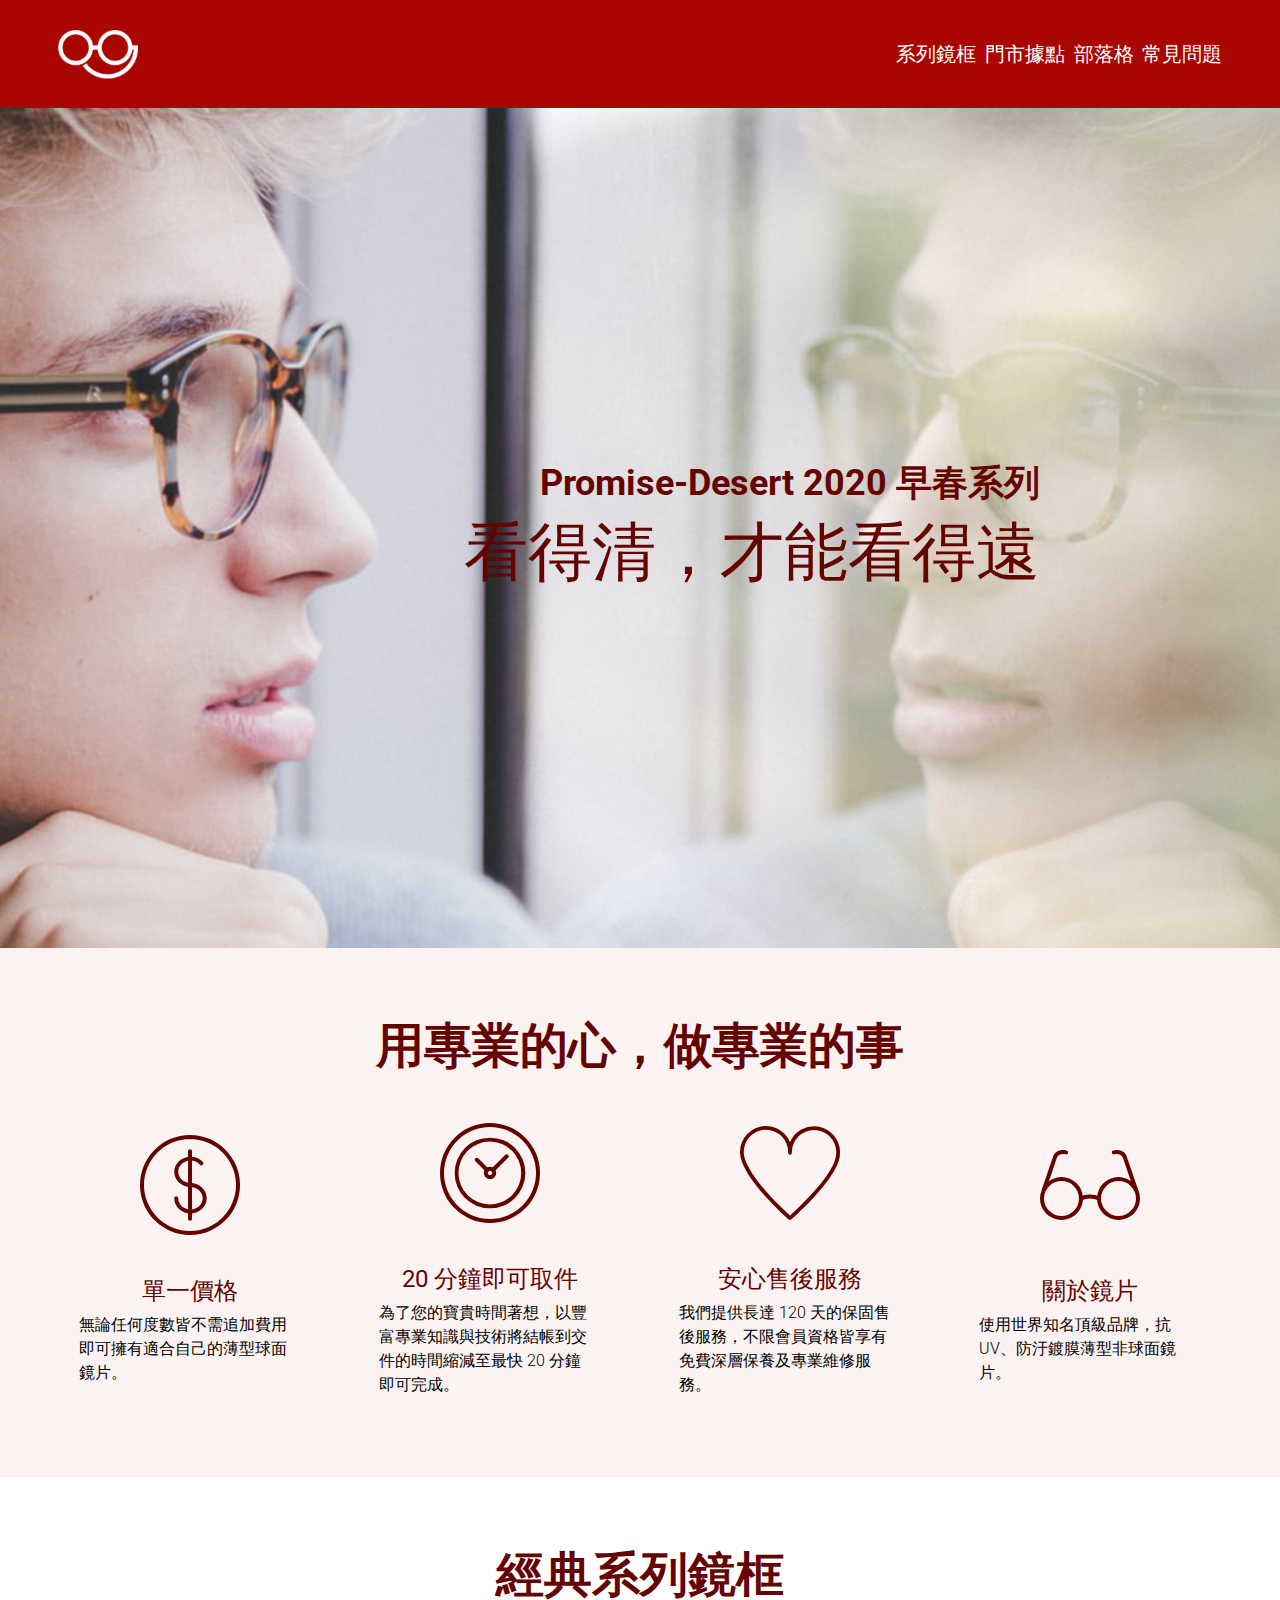
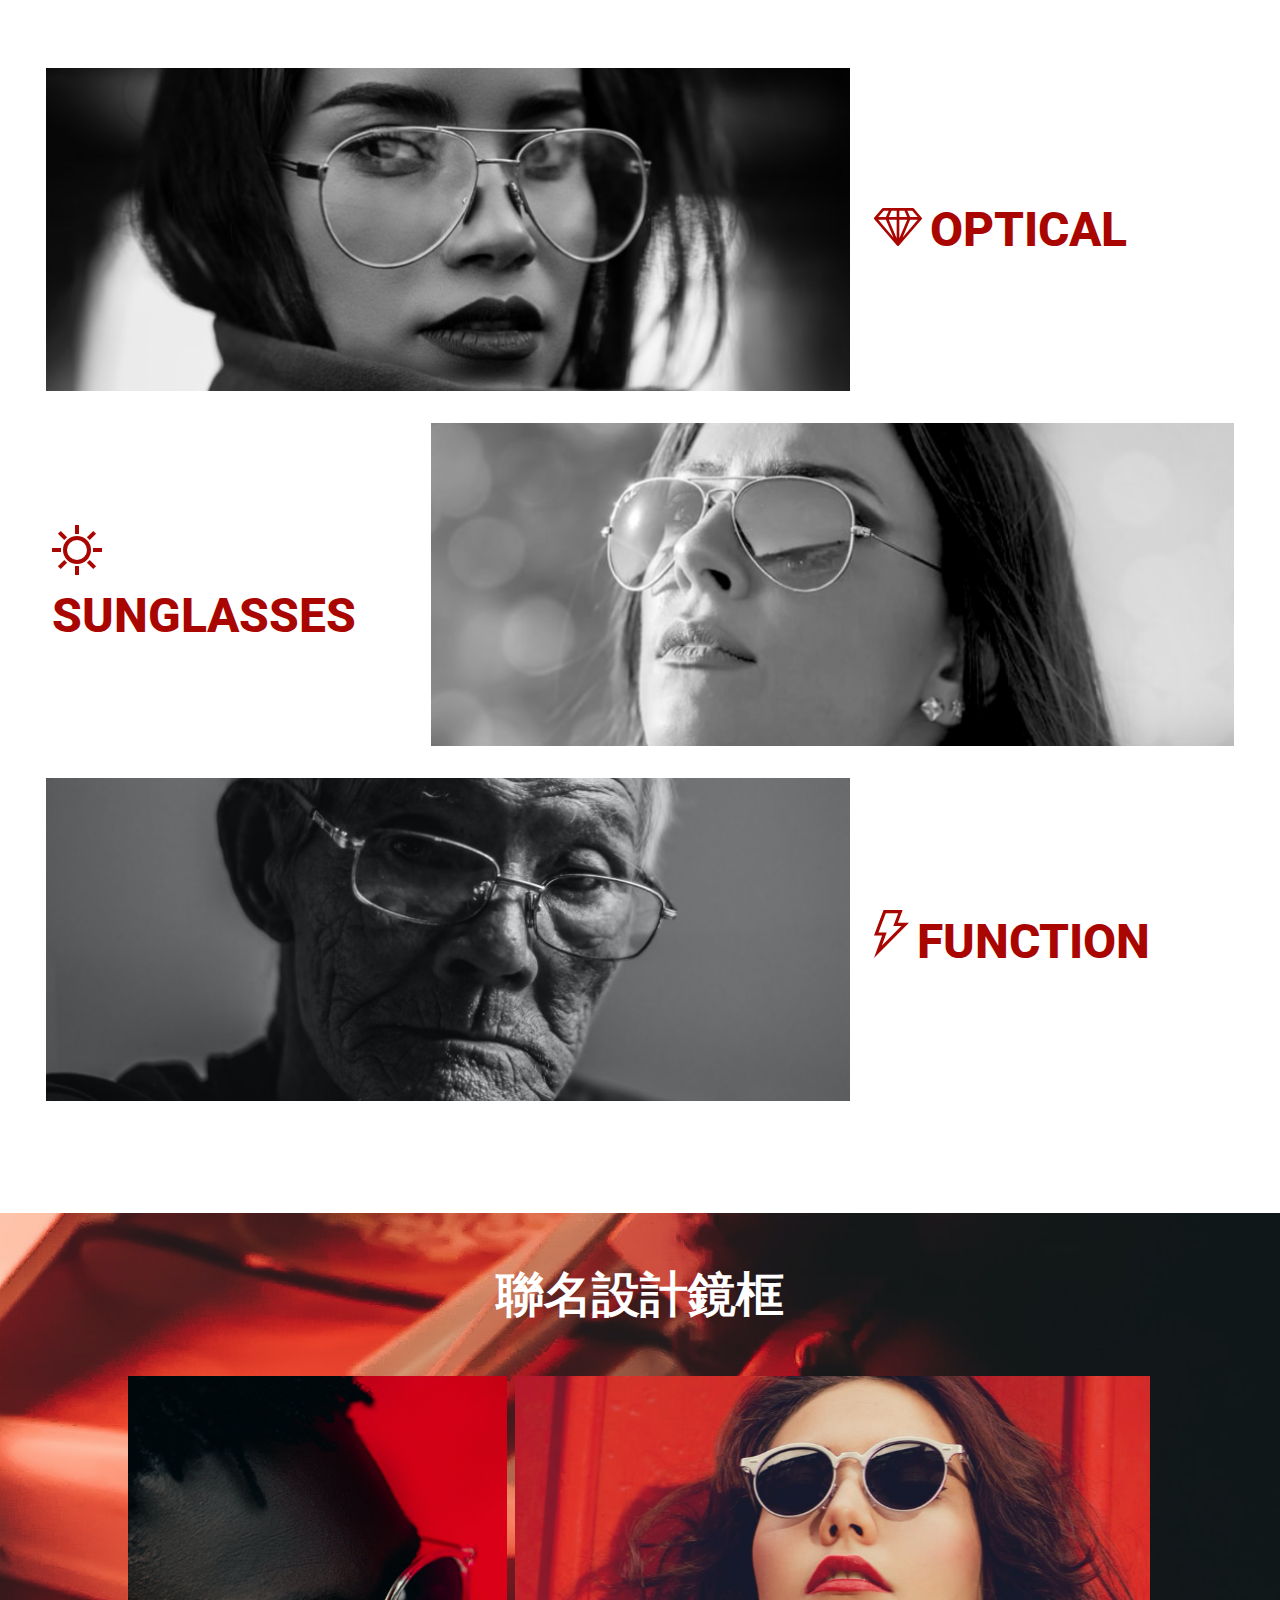
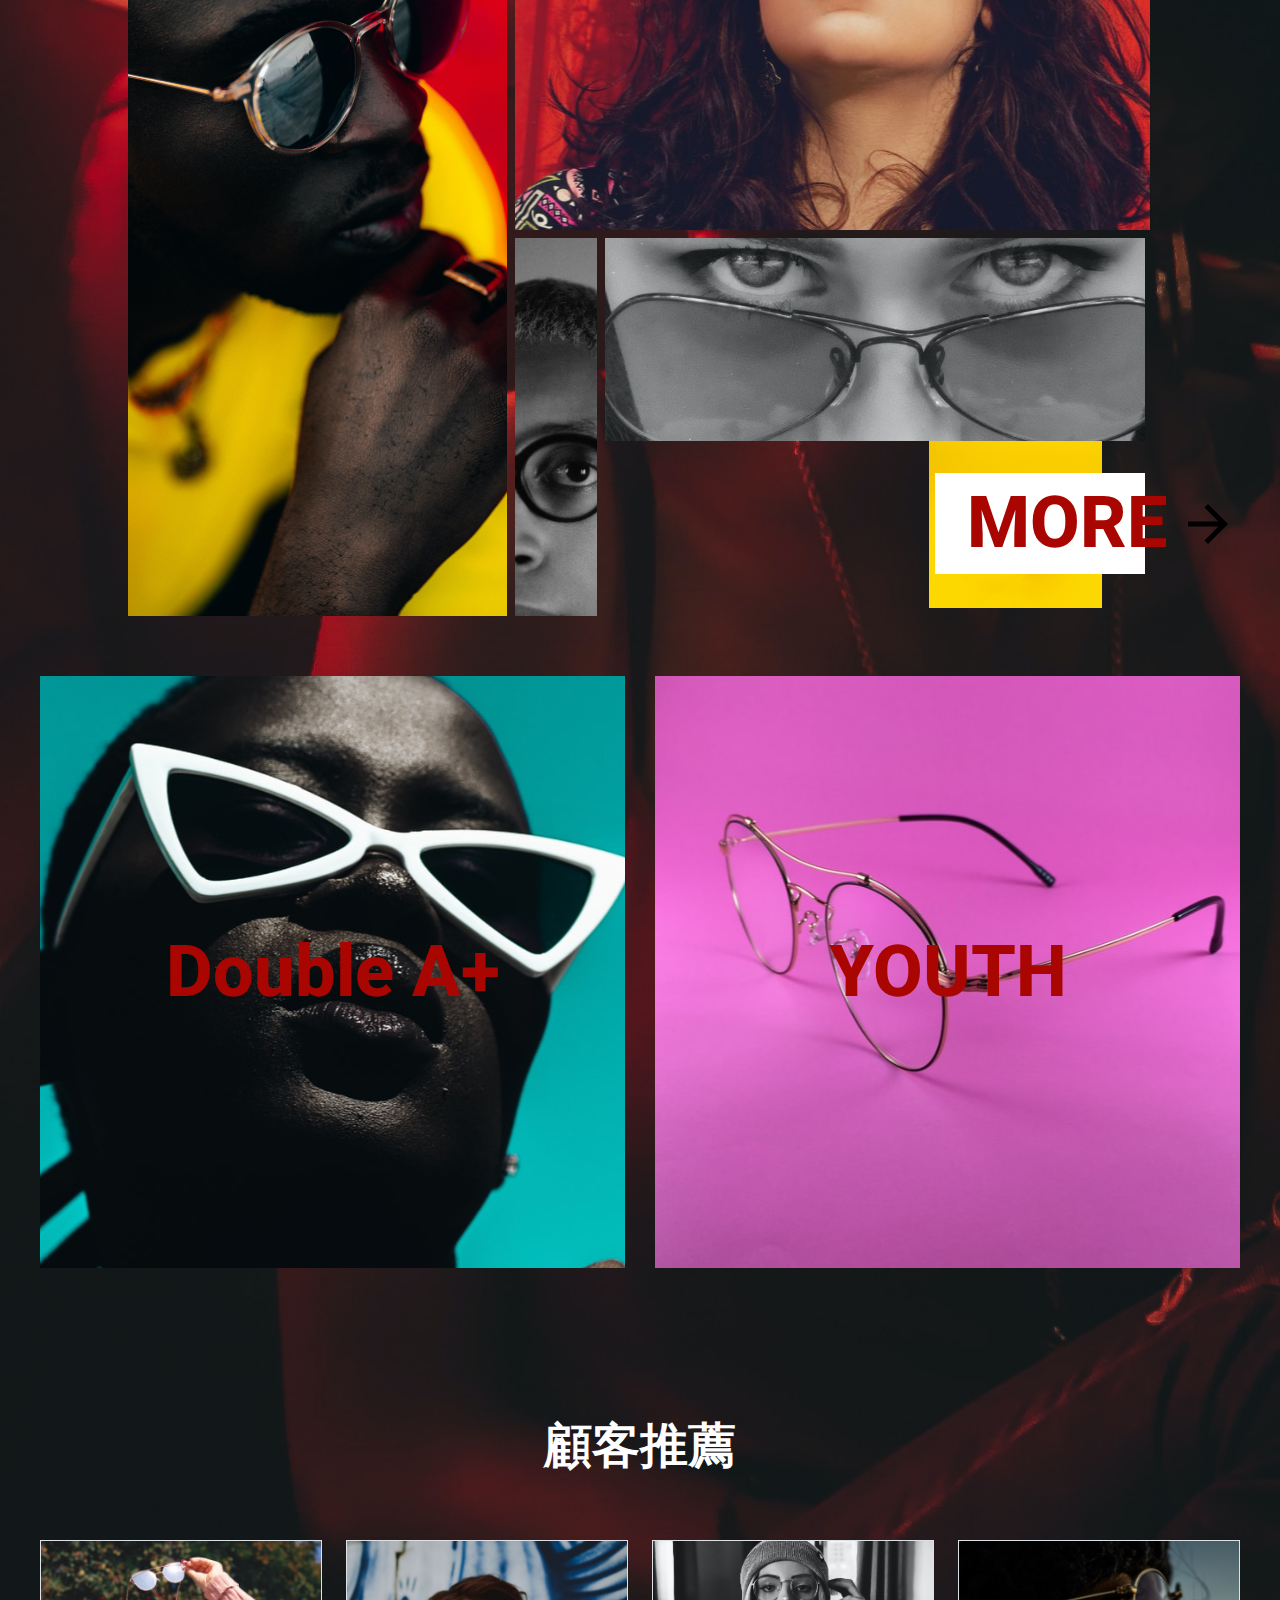
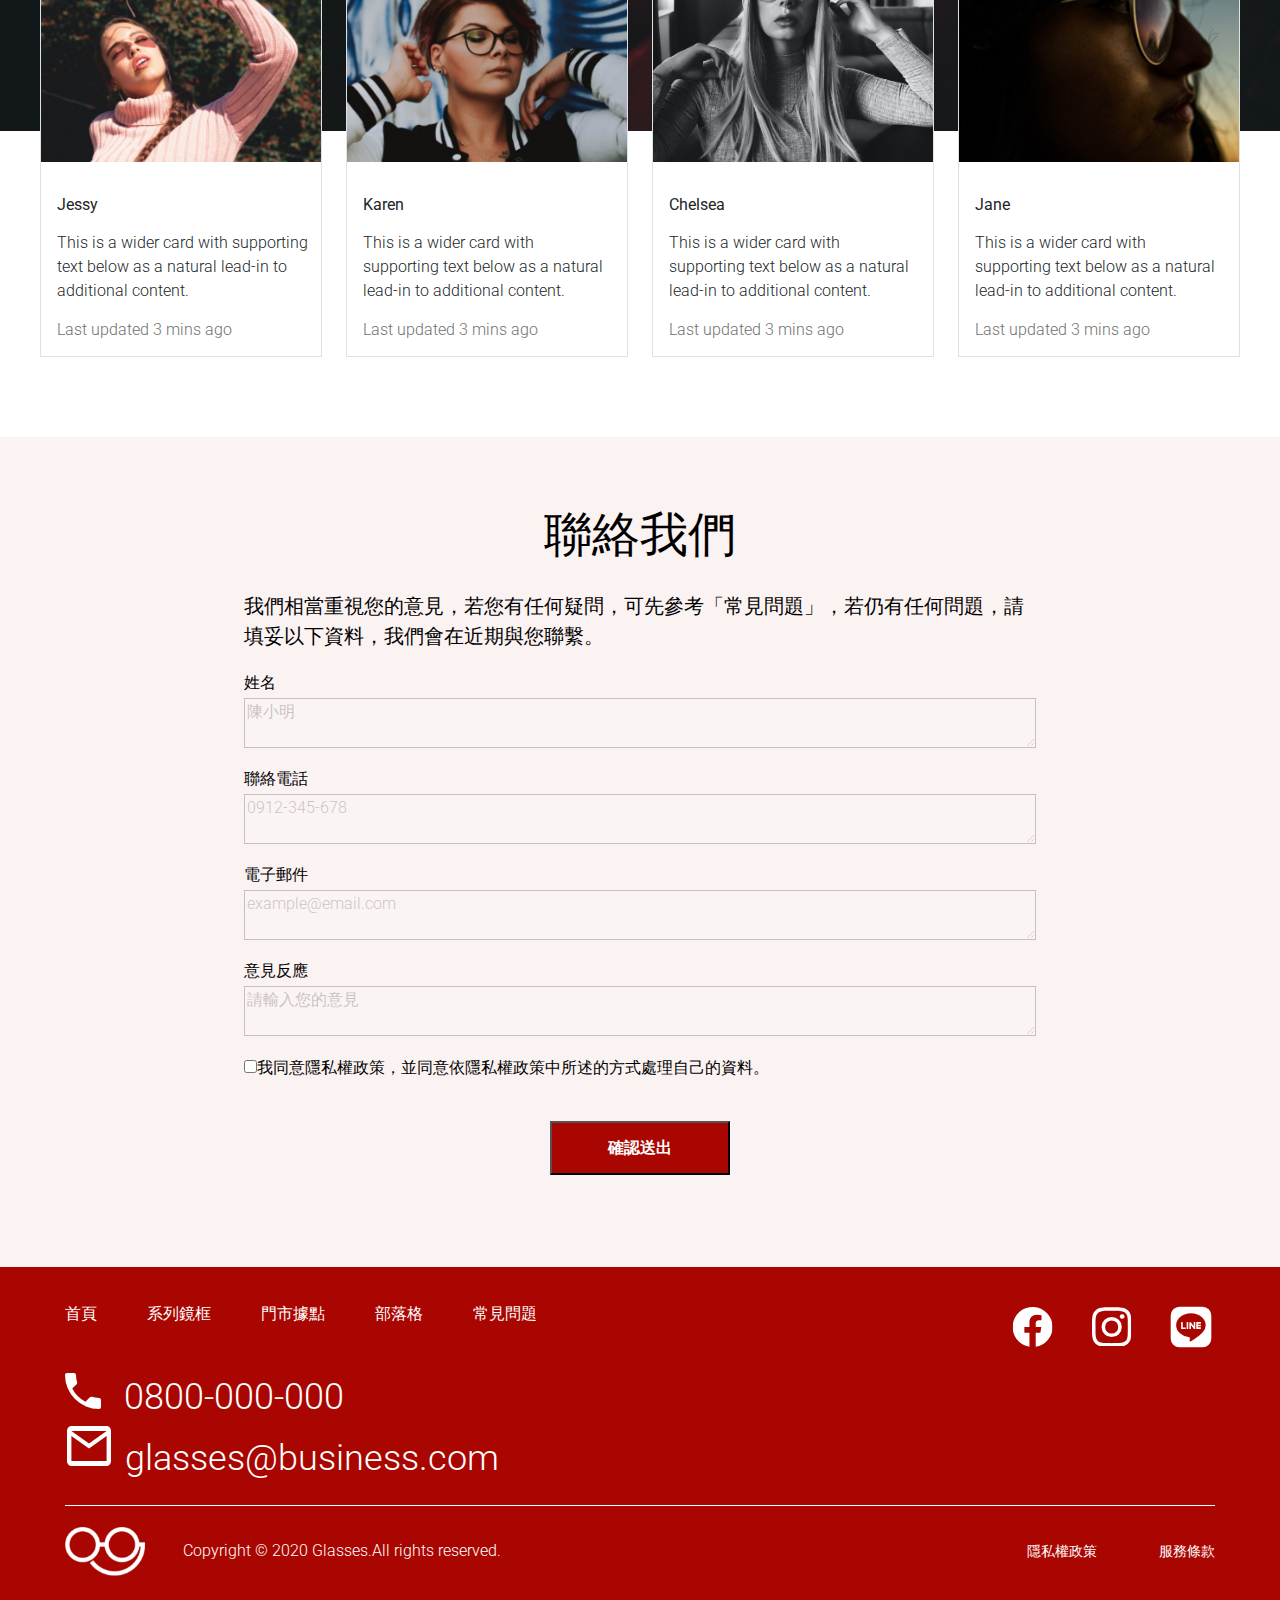
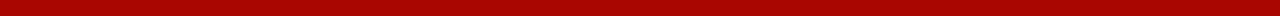
<file: index.html>
<!DOCTYPE html>
<html lang="en">
<head>
    <meta charset="UTF-8">
    <meta name="viewport" content="width=device-width, initial-scale=1.0">
    <title>Document</title>
    <link rel="stylesheet" href="sass/all.css">
    <link href="https://fonts.googleapis.com/css2?family=Roboto:wght@400;500;700;900&display=swap" rel="stylesheet">
</head>
<body>
    <nav class="nav">
        <div class="navflex">
        <img class="navimg" src="week3/logo.png" alt="">
        <ul class="navul">
            <li><a href="#">系列鏡框</a></li>
            <li><a href="#">門市據點</a></li>
            <li><a href="#">部落格</a></li>
            <li><a href="faq.html">常見問題</a></li>
        </ul>
        </div>
    </nav>
    <header class="banner">
        <h1 class="bannertitle">Promise-Desert 2020 早春系列</h1>
        <p class="bannercontent">看得清，才能看得遠</p>
    </header>
    <div class="pro">
        <h2 class="protitle">用專業的心，做專業的事</h2>
        <ul class="proul">
            <li class="proli prodollar">
                <img src="week3/icon-dollar.svg" alt="">
                <p class="procontent">單一價格</p>
                <p class="prosmall">無論任何度數皆不需追加費用 即可擁有適合自己的薄型球面 鏡片。</p>
            </li>
            <li class="proli proclock">
               <img src="week3/icon-clock.svg" alt="">
                <p class="procontent">20 分鐘即可取件</p>
                <p class="prosmall">為了您的寶貴時間著想，以豐 富專業知識與技術將結帳到交 件的時間縮減至最快 20 分鐘 即可完成。</p>
            </li>
            <li class="proli proheart">
                <img src="week3/icon-heart.svg" alt="">
                <p class="procontent">安心售後服務</p>
                <p class="prosmall">我們提供長達 120 天的保固售後服務，不限會員資格皆享有免費深層保養及專業維修服務。</p>
            </li>
            <li class="proli proglasses">
                <img src="week3/icon-glasses.svg" alt="">
                <p class="procontent">關於鏡片</p>
                <p class="prosmall">使用世界知名頂級品牌，抗UV、防汙鍍膜薄型非球面鏡片。</p>
            </li>
        </ul>
    </div>
    <div class="classics">
        <p class="clatitle">經典系列鏡框</p>
        <ul class="claul">
            <li class="clali">
                <img class="cla-bigimg" src="week3/product-1.png" alt="">
                <p class="clacontent"><img src="week3/icon-diamond.svg" alt="">OPTICAL</p>
            </li>
            <li class="clali df-rr">
                <img class="cla-bigimg" src="week3/product-2.png" alt="">
                <p class="clacontent cla-font"><img src="week3/icon-sun.svg" alt="">SUNGLASSES</p>
            </li>
            <li class="clali">
                <img class="cla-bigimg" src="week3/product-3.png" alt="">
                <p class="clacontent"><img src="week3/icon-thunder.svg" alt="">FUNCTION</p>
            </li>
        </ul>
    </div>
    <div class="joint">
        <p class="joititle">聯名設計鏡框</p>
        <div class="joiwrap">
            <div class="jointfirst"></div>
            <div class="joingfirst-r">
                <div class="jointsecond"></div>
                <div class="joiwrap-sec">
                    <div class="jointthird"></div>
                    <div class="joiwrap-third">
                        <div class="jointfourth"></div>
                        <div class="jointfifth">
                            <img class="jfifimg" src="week3/more.png" alt="">
                            <p class="jointz"><span>MORE</span><img class="morearrow" src="week3/icon-arrow.svg" alt=""></p>
                        </div>
                    </div>
                </div>
            </div>
        </div>
        <div class="joint-midbimg">
            <p class="midbimg-first">Double A+</p>
            <p class="midbimg-second">YOUTH</p>
        </div>
        <div class="customer">
            <p class="custitle">顧客推薦</p>
            <ul class="cusul">
                <li class="cusli cusmr cusmb">
                    <img class="cusimg" src="week3/rec-1.png" alt="">
                    <p class="cusname">Jessy</p>
                    <p class="cuscontent">This is a wider card with supporting text below as a natural lead-in to additional content.</p>
                    <p class="custime">Last updated 3 mins ago</p>
                </li>
                <li class="cusli cusmb">
                    <img class="cusimg" src="week3/rec-2.png" alt="">
                    <p class="cusname">Karen</p>
                    <p class="cuscontent">This is a wider card with<br> supporting text below as a natural<br> lead-in to additional content.</p>
                    <p class="custime">Last updated 3 mins ago</p>
                </li>
                <li class="cusli cusmr">
                    <img class="cusimg" src="week3/rec-3.png" alt="">
                    <p class="cusname">Chelsea</p>
                    <p class="cuscontent">This is a wider card with<br> supporting text below as a natural<br> lead-in to additional content.</p>
                    <p class="custime">Last updated 3 mins ago</p>
                </li>
                <li class="cusli">
                    <img class="cusimg" src="week3/rec-4.png" alt="">
                    <p class="cusname">Jane</p>
                    <p class="cuscontent">This is a wider card with<br> supporting text below as a natural<br> lead-in to additional content.</p>
                    <p class="custime">Last updated 3 mins ago</p>
                </li>
            </ul>
        </div>
        <div class="joint-white"></div>
    </div>
    <div class="form">
        <div class="formwrap">
        <div class="formtitle">聯絡我們</div>
        <div class="formcontent">我們相當重視您的意見，若您有任何疑問，可先參考「常見問題」，若仍有任何問題，請填妥以下資料，我們會在近期與您聯繫。</div>
        <form class="forminput">
            <li>
                <p class="formin-text">姓名</p>
                <textarea class="textarea">陳小明</textarea>
            </li>
            <li>
                <p class="formin-text">聯絡電話</p>
                <textarea class="textarea">0912-345-678</textarea>
            </li>
            <li>
                <p class="formin-text">電子郵件</p>
                <textarea class="textarea">example@email.com</textarea>
            </li>
            <li>
                <p class="formin-text">意見反應</p>
                <textarea class="textarea">請輸入您的意見</textarea>
            </li>
            <p class="privacy"><input type="checkbox" value="Privacy" name="Privacy">我同意隱私權政策，並同意依隱私權政策中所述的方式處理自己的資料。</p>
            <p class="buttonsendwarp"><input type="button" value="確認送出" class="buttonsend""></p>
        </form>
        </div>
    </div>
    <footer class="footer">
        <div class="footer-topwrap">
            <ul class="footer-item">
                <li><a href="#">首頁</a></li>
                <li><a href="#">系列鏡框</a> </li>
                <li><a href="#">門市據點</a></li>
                <li><a href="#">部落格</a></li>
                <li><a href="faq.html">常見問題</a></li>
            </ul>
            <ul class="footer-img">
                <li><a class="footer-liimg" href="#"><img src="week3/icon-fb.svg" alt=""></a></li>
                <li><a class="footer-liimg" href="#"><img src="week3/icon-ig.svg" alt=""></a></li>
                <li><a class="footer-liimg" href="#"><img src="week3/icon-line.svg" alt=""></a></li>
            </ul>
        </div>
        <div class="footer-telmail">
            <p class="footer-tel"><a href="tel:+0800-000-000"><img class="phoneimg" src="week3/icon-phone.svg" alt="">0800-000-000</a></p>
            <p class="footer-mail"><a href="mailto:glasses@business.com"><img class="mailimg" src="week3/icon-mail.svg" alt="">glasses@business.com</a></p>
        </div>
        <div class="footer-botwrap">
            <p class="footer-content"><img class="footer-classes" src="week3/logo.png" alt="">Copyright © 2020 Glasses.All rights reserved.</p>
            <p class="footer-cotentlast"><span class="footer-span">隱私權政策</span><span>服務條款</span></p>
        </div>
    <footer>
</body>
</html>
</file>
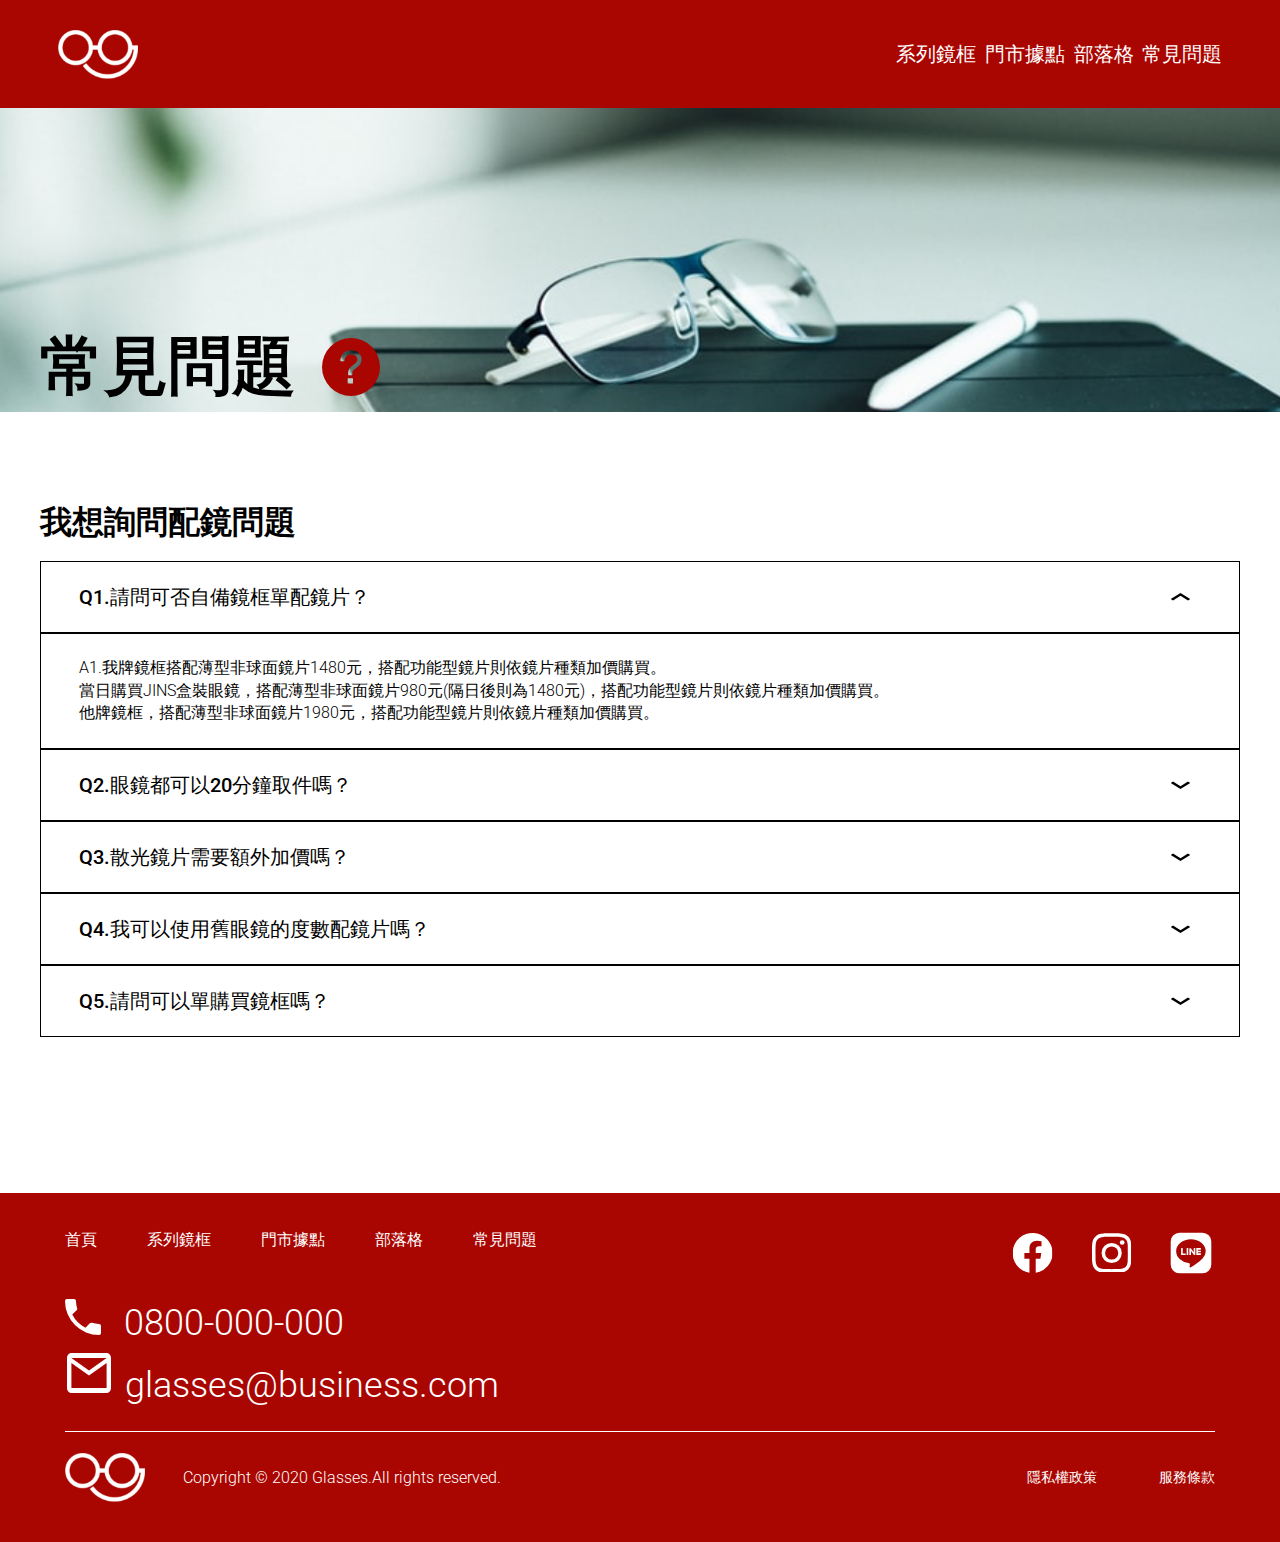
<file: faq.html>
<!DOCTYPE html>
<html lang="en">
<head>
    <meta charset="UTF-8">
    <meta name="viewport" content="width=device-width, initial-scale=1.0">
    <title>常見問題</title>
    <link rel="stylesheet" href="sass/faq.css">
    <link href="https://fonts.googleapis.com/css2?family=Roboto:wght@400;500;700;900&display=swap" rel="stylesheet">
</head>
<body>
    <nav class="nav">
        <div class="navflex">
        <a href="index.html"><img class="navimg" src="week3/logo.png" alt=""></a>
        <ul class="navul">
            <li><a href="#">系列鏡框</a></li>
            <li><a href="#">門市據點</a></li>
            <li><a href="#">部落格</a></li>
            <li><a href="faq.html">常見問題</a></li>
        </ul>
        </div>
    </nav>
    <header class="banner">
        <div class="bannerwrap">
        <h1 class="bannertitle">常見問題</h1>
        <p class="bannercontent"><span class="bannerimg"></span></p>
        </div>
    </header>
    <div class="qa">
        <h2 class="qatitle">我想詢問配鏡問題</h2>
        <ul class="qaul">
            <li class="question">Q1.請問可否自備鏡框單配鏡片？<img src="ic_keyboard_arrow_up_24px.svg" alt=""></li>
            <li class="answer">A1.我牌鏡框搭配薄型非球面鏡片1480元，搭配功能型鏡片則依鏡片種類加價購買。<br>
                當日購買JINS盒裝眼鏡，搭配薄型非球面鏡片980元(隔日後則為1480元)，搭配功能型鏡片則依鏡片種類加價購買。<br>
                他牌鏡框，搭配薄型非球面鏡片1980元，搭配功能型鏡片則依鏡片種類加價購買。</li>
            <li class="question">Q2.眼鏡都可以20分鐘取件嗎？<img src="ic_keyboard_arrow_down_24px.svg" alt=""></li>
            <li class="answer dn"></li>
            <li class="question">Q3.散光鏡片需要額外加價嗎？<img src="ic_keyboard_arrow_down_24px.svg" alt=""></li>
            <li class="answer dn"></li>
            <li class="question">Q4.我可以使用舊眼鏡的度數配鏡片嗎？<img src="ic_keyboard_arrow_down_24px.svg" alt=""></li>
            <li class="answer dn"></li>
            <li class="question">Q5.請問可以單購買鏡框嗎？<img src="ic_keyboard_arrow_down_24px.svg" alt=""></li>
            <li class="answer dn"></li>
        </ul>
    </div>
    <footer class="footer">
        <div class="footer-topwrap">
            <ul class="footer-item">
                <li><a href="#">首頁</a></li>
                <li><a href="#">系列鏡框</a> </li>
                <li><a href="#">門市據點</a></li>
                <li><a href="#">部落格</a></li>
                <li><a href="faq.html">常見問題</a></li>
            </ul>
            <ul class="footer-img">
                <li><a class="footer-liimg" href="#"><img src="week3/icon-fb.svg" alt=""></a></li>
                <li><a class="footer-liimg" href="#"><img src="week3/icon-ig.svg" alt=""></a></li>
                <li><a class="footer-liimg" href="#"><img src="week3/icon-line.svg" alt=""></a></li>
            </ul>
        </div>
        <div class="footer-telmail">
            <p class="footer-tel"><a href="tel:+0800-000-000"><img class="phoneimg" src="week3/icon-phone.svg" alt="">0800-000-000</a></p>
            <p class="footer-mail"><a href="mailto:glasses@business.com"><img class="mailimg" src="week3/icon-mail.svg" alt="">glasses@business.com</a></p>
        </div>
        <div class="footer-botwrap">
            <p class="footer-content"><img class="footer-classes" src="week3/logo.png" alt="">Copyright © 2020 Glasses.All rights reserved.</p>
            <p class="footer-cotentlast"><span class="footer-span">隱私權政策</span><span>服務條款</span></p>
        </div>
    </footer>
</body>
</html>
</file>
<file: sass/all.css>
/*! normalize.css v8.0.1 | MIT License | github.com/necolas/normalize.css */
/* Document
   ========================================================================== */
/**
 * 1. Correct the line height in all browsers.
 * 2. Prevent adjustments of font size after orientation changes in iOS.
 */
html {
  line-height: 1.15;
  /* 1 */
  -webkit-text-size-adjust: 100%;
  /* 2 */
}

/* Sections
   ========================================================================== */
/**
 * Remove the margin in all browsers.
 */
body {
  margin: 0;
}

/**
 * Render the `main` element consistently in IE.
 */
main {
  display: block;
}

/**
 * Correct the font size and margin on `h1` elements within `section` and
 * `article` contexts in Chrome, Firefox, and Safari.
 */
h1 {
  font-size: 2em;
  margin: 0.67em 0;
}

/* Grouping content
   ========================================================================== */
/**
 * 1. Add the correct box sizing in Firefox.
 * 2. Show the overflow in Edge and IE.
 */
hr {
  -webkit-box-sizing: content-box;
          box-sizing: content-box;
  /* 1 */
  height: 0;
  /* 1 */
  overflow: visible;
  /* 2 */
}

/**
 * 1. Correct the inheritance and scaling of font size in all browsers.
 * 2. Correct the odd `em` font sizing in all browsers.
 */
pre {
  font-family: monospace, monospace;
  /* 1 */
  font-size: 1em;
  /* 2 */
}

/* Text-level semantics
   ========================================================================== */
/**
 * Remove the gray background on active links in IE 10.
 */
a {
  background-color: transparent;
}

/**
 * 1. Remove the bottom border in Chrome 57-
 * 2. Add the correct text decoration in Chrome, Edge, IE, Opera, and Safari.
 */
abbr[title] {
  border-bottom: none;
  /* 1 */
  text-decoration: underline;
  /* 2 */
  -webkit-text-decoration: underline dotted;
          text-decoration: underline dotted;
  /* 2 */
}

/**
 * Add the correct font weight in Chrome, Edge, and Safari.
 */
b,
strong {
  font-weight: bolder;
}

/**
 * 1. Correct the inheritance and scaling of font size in all browsers.
 * 2. Correct the odd `em` font sizing in all browsers.
 */
code,
kbd,
samp {
  font-family: monospace, monospace;
  /* 1 */
  font-size: 1em;
  /* 2 */
}

/**
 * Add the correct font size in all browsers.
 */
small {
  font-size: 80%;
}

/**
 * Prevent `sub` and `sup` elements from affecting the line height in
 * all browsers.
 */
sub,
sup {
  font-size: 75%;
  line-height: 0;
  position: relative;
  vertical-align: baseline;
}

sub {
  bottom: -0.25em;
}

sup {
  top: -0.5em;
}

/* Embedded content
   ========================================================================== */
/**
 * Remove the border on images inside links in IE 10.
 */
img {
  border-style: none;
}

/* Forms
   ========================================================================== */
/**
 * 1. Change the font styles in all browsers.
 * 2. Remove the margin in Firefox and Safari.
 */
button,
input,
optgroup,
select,
textarea {
  font-family: inherit;
  /* 1 */
  font-size: 100%;
  /* 1 */
  line-height: 1.15;
  /* 1 */
  margin: 0;
  /* 2 */
}

/**
 * Show the overflow in IE.
 * 1. Show the overflow in Edge.
 */
button,
input {
  /* 1 */
  overflow: visible;
}

/**
 * Remove the inheritance of text transform in Edge, Firefox, and IE.
 * 1. Remove the inheritance of text transform in Firefox.
 */
button,
select {
  /* 1 */
  text-transform: none;
}

/**
 * Correct the inability to style clickable types in iOS and Safari.
 */
button,
[type="button"],
[type="reset"],
[type="submit"] {
  -webkit-appearance: button;
}

/**
 * Remove the inner border and padding in Firefox.
 */
button::-moz-focus-inner,
[type="button"]::-moz-focus-inner,
[type="reset"]::-moz-focus-inner,
[type="submit"]::-moz-focus-inner {
  border-style: none;
  padding: 0;
}

/**
 * Restore the focus styles unset by the previous rule.
 */
button:-moz-focusring,
[type="button"]:-moz-focusring,
[type="reset"]:-moz-focusring,
[type="submit"]:-moz-focusring {
  outline: 1px dotted ButtonText;
}

/**
 * Correct the padding in Firefox.
 */
fieldset {
  padding: 0.35em 0.75em 0.625em;
}

/**
 * 1. Correct the text wrapping in Edge and IE.
 * 2. Correct the color inheritance from `fieldset` elements in IE.
 * 3. Remove the padding so developers are not caught out when they zero out
 *    `fieldset` elements in all browsers.
 */
legend {
  -webkit-box-sizing: border-box;
          box-sizing: border-box;
  /* 1 */
  color: inherit;
  /* 2 */
  display: table;
  /* 1 */
  max-width: 100%;
  /* 1 */
  padding: 0;
  /* 3 */
  white-space: normal;
  /* 1 */
}

/**
 * Add the correct vertical alignment in Chrome, Firefox, and Opera.
 */
progress {
  vertical-align: baseline;
}

/**
 * Remove the default vertical scrollbar in IE 10+.
 */
textarea {
  overflow: auto;
}

/**
 * 1. Add the correct box sizing in IE 10.
 * 2. Remove the padding in IE 10.
 */
[type="checkbox"],
[type="radio"] {
  -webkit-box-sizing: border-box;
          box-sizing: border-box;
  /* 1 */
  padding: 0;
  /* 2 */
}

/**
 * Correct the cursor style of increment and decrement buttons in Chrome.
 */
[type="number"]::-webkit-inner-spin-button,
[type="number"]::-webkit-outer-spin-button {
  height: auto;
}

/**
 * 1. Correct the odd appearance in Chrome and Safari.
 * 2. Correct the outline style in Safari.
 */
[type="search"] {
  -webkit-appearance: textfield;
  /* 1 */
  outline-offset: -2px;
  /* 2 */
}

/**
 * Remove the inner padding in Chrome and Safari on macOS.
 */
[type="search"]::-webkit-search-decoration {
  -webkit-appearance: none;
}

/**
 * 1. Correct the inability to style clickable types in iOS and Safari.
 * 2. Change font properties to `inherit` in Safari.
 */
::-webkit-file-upload-button {
  -webkit-appearance: button;
  /* 1 */
  font: inherit;
  /* 2 */
}

/* Interactive
   ========================================================================== */
/*
 * Add the correct display in Edge, IE 10+, and Firefox.
 */
details {
  display: block;
}

/*
 * Add the correct display in all browsers.
 */
summary {
  display: list-item;
}

/* Misc
   ========================================================================== */
/**
 * Add the correct display in IE 10+.
 */
template {
  display: none;
}

/**
 * Add the correct display in IE 10.
 */
[hidden] {
  display: none;
}

* {
  -webkit-box-sizing: border-box;
          box-sizing: border-box;
}

body {
  font-family: -apple-system, BlinkMacSystemFont, "Segoe UI", "Microsoft JhengHei", Roboto, "Helvetica Neue", Arial, sans-serif;
}

ul li {
  list-style: none;
}

.nav {
  background-color: #AA0601;
}

.nav .navflex {
  display: -webkit-box;
  display: -ms-flexbox;
  display: flex;
  -webkit-box-pack: justify;
      -ms-flex-pack: justify;
          justify-content: space-between;
  width: 100%;
  padding: 0 4.5%;
}

@media screen and (max-width: 375px) {
  .nav .navflex {
    -webkit-box-pack: center;
        -ms-flex-pack: center;
            justify-content: center;
    padding: 10px 0;
  }
}

.nav .navflex .navimg {
  width: 80px;
  margin-top: auto;
  margin-bottom: auto;
}

.nav .navflex .navul {
  display: -webkit-box;
  display: -ms-flexbox;
  display: flex;
  -webkit-box-pack: justify;
      -ms-flex-pack: justify;
          justify-content: space-between;
  font-size: 20px;
  line-height: 1.4;
  font-weight: 300;
  width: 28%;
  padding-left: 0;
  margin: 40px 0;
}

@media screen and (max-width: 768px) {
  .nav .navflex .navul {
    width: 57%;
  }
}

@media screen and (max-width: 375px) {
  .nav .navflex .navul {
    display: none;
  }
}

.nav .navflex .navul a {
  text-decoration: none;
  color: #fff;
}

.footer {
  display: -webkit-box;
  display: -ms-flexbox;
  display: flex;
  -webkit-box-orient: vertical;
  -webkit-box-direction: normal;
      -ms-flex-direction: column;
          flex-direction: column;
  -webkit-box-align: center;
      -ms-flex-align: center;
          align-items: center;
  background-color: #AA0601;
  color: #fff;
}

.footer a {
  text-decoration: none;
  color: #fff;
}

.footer ul {
  padding-left: 0;
  margin: 0;
}

.footer .footer-topwrap {
  width: 100%;
  max-width: 1150px;
  display: -webkit-box;
  display: -ms-flexbox;
  display: flex;
  -webkit-box-pack: justify;
      -ms-flex-pack: justify;
          justify-content: space-between;
  margin-top: 36px;
  margin-bottom: 18px;
}

@media screen and (max-width: 768px) {
  .footer .footer-topwrap {
    width: 87.5%;
  }
}

@media screen and (max-width: 375px) {
  .footer .footer-topwrap {
    position: relative;
    margin: 0 0 24px 0;
  }
}

.footer .footer-item {
  display: -webkit-box;
  display: -ms-flexbox;
  display: flex;
  -webkit-box-pack: justify;
      -ms-flex-pack: justify;
          justify-content: space-between;
  width: 41%;
  font-size: 16px;
  line-height: 1.372;
  font-weight: 300;
}

@media screen and (max-width: 768px) {
  .footer .footer-item {
    width: 60%;
  }
}

@media screen and (max-width: 375px) {
  .footer .footer-item {
    display: none;
  }
}

.footer .footer-img {
  display: -webkit-box;
  display: -ms-flexbox;
  display: flex;
  -webkit-box-pack: justify;
      -ms-flex-pack: justify;
          justify-content: space-between;
  width: 18%;
}

@media screen and (max-width: 768px) {
  .footer .footer-img {
    width: 25%;
  }
}

@media screen and (max-width: 375px) {
  .footer .footer-img {
    position: absolute;
    top: 0;
    left: 60%;
  }
}

.footer .footer-img .footer-liimg {
  width: 48px;
  height: 48px;
}

@media screen and (max-width: 768px) {
  .footer .footer-img .footer-liimg {
    width: 24px;
    height: 24px;
  }
}

.footer .footer-telmail {
  width: 100%;
  max-width: 1150px;
  border-bottom: 1px solid #fff;
  display: -webkit-box;
  display: -ms-flexbox;
  display: flex;
  -webkit-box-orient: vertical;
  -webkit-box-direction: normal;
      -ms-flex-direction: column;
          flex-direction: column;
  -webkit-box-align: start;
      -ms-flex-align: start;
          align-items: flex-start;
  padding-bottom: 21px;
  margin-bottom: 21px;
}

@media screen and (max-width: 768px) {
  .footer .footer-telmail {
    width: 87.5%;
  }
}

.footer .footer-telmail p {
  margin: 0;
}

.footer .footer-tel {
  font-family: 'Roboto', sans-serif;
  font-size: 36px;
  line-height: 1.372;
  font-weight: 300;
  margin-bottom: 16px;
}

@media screen and (max-width: 768px) {
  .footer .footer-tel {
    font-size: 20px;
  }
}

@media screen and (max-width: 375px) {
  .footer .footer-tel {
    font-size: 16px;
  }
}

.footer .footer-tel .phoneimg {
  width: 36px;
  height: 36px;
  margin-right: 23px;
}

@media screen and (max-width: 768px) {
  .footer .footer-tel .phoneimg {
    width: 23px;
    height: 23px;
    margin-right: 12px;
  }
}

.footer .footer-mail {
  font-family: 'Roboto', sans-serif;
  font-size: 36px;
  line-height: 1.372;
  font-weight: 300;
}

@media screen and (max-width: 768px) {
  .footer .footer-mail {
    font-size: 20px;
  }
}

@media screen and (max-width: 375px) {
  .footer .footer-mail {
    font-size: 16px;
  }
}

.footer .footer-mail .mailimg {
  width: 48px;
  height: 48px;
  margin-right: 12px;
}

@media screen and (max-width: 768px) {
  .footer .footer-mail .mailimg {
    width: 23px;
    height: 23px;
    margin-right: 12px;
  }
}

.footer .footer-botwrap {
  width: 100%;
  max-width: 1150px;
  display: -webkit-box;
  display: -ms-flexbox;
  display: flex;
  -webkit-box-pack: justify;
      -ms-flex-pack: justify;
          justify-content: space-between;
  -webkit-box-align: center;
      -ms-flex-align: center;
          align-items: center;
  margin-bottom: 40px;
}

@media screen and (max-width: 768px) {
  .footer .footer-botwrap {
    width: 87.5%;
  }
}

@media screen and (max-width: 375px) {
  .footer .footer-botwrap {
    position: relative;
    -webkit-box-orient: vertical;
    -webkit-box-direction: normal;
        -ms-flex-direction: column;
            flex-direction: column;
    -webkit-box-align: start;
        -ms-flex-align: start;
            align-items: flex-start;
    margin-bottom: 24px;
  }
}

.footer .footer-botwrap p {
  margin: 0;
}

.footer .footer-botwrap .footer-classes {
  margin-right: 38px;
}

@media screen and (max-width: 768px) {
  .footer .footer-botwrap .footer-classes {
    display: none;
  }
}

@media screen and (max-width: 375px) {
  .footer .footer-botwrap .footer-classes {
    display: -webkit-box;
    display: -ms-flexbox;
    display: flex;
    position: absolute;
    right: 0;
    bottom: 0;
    margin-right: 0;
  }
}

.footer .footer-botwrap .footer-content {
  display: -webkit-box;
  display: -ms-flexbox;
  display: flex;
  -webkit-box-align: center;
      -ms-flex-align: center;
          align-items: center;
  font-family: 'Roboto', sans-serif;
  font-size: 16px;
  line-height: 1.372;
  font-weight: 300;
}

@media screen and (max-width: 375px) {
  .footer .footer-botwrap .footer-content {
    font-size: 14px;
    margin-bottom: 8px;
  }
}

.footer .footer-botwrap .footer-cotentlast {
  font-family: 'Roboto', sans-serif;
  font-size: 14px;
  line-height: 1.372;
  font-weight: 300;
}

@media screen and (max-width: 375px) {
  .footer .footer-botwrap .footer-cotentlast {
    display: -webkit-box;
    display: -ms-flexbox;
    display: flex;
    -webkit-box-orient: vertical;
    -webkit-box-direction: normal;
        -ms-flex-direction: column;
            flex-direction: column;
    -webkit-box-align: start;
        -ms-flex-align: start;
            align-items: flex-start;
  }
}

.footer .footer-botwrap .footer-span {
  margin-right: 62px;
}

@media screen and (max-width: 375px) {
  .footer .footer-botwrap .footer-span {
    margin-bottom: 8px;
  }
}

.banner {
  background-image: url(../week3/banner.png);
  background-size: cover;
  background-position: center;
  width: 100%;
  height: 840px;
  display: -webkit-box;
  display: -ms-flexbox;
  display: flex;
  -webkit-box-orient: vertical;
  -webkit-box-direction: normal;
      -ms-flex-direction: column;
          flex-direction: column;
  -webkit-box-pack: center;
      -ms-flex-pack: center;
          justify-content: center;
  -webkit-box-align: end;
      -ms-flex-align: end;
          align-items: flex-end;
}

@media screen and (max-width: 375px) {
  .banner {
    height: 394px;
  }
}

.banner .bannertitle {
  font-size: 36px;
  line-height: 1.4;
  color: #650300;
  margin: 0 18.75% 0 0;
}

@media screen and (max-width: 768px) {
  .banner .bannertitle {
    font-size: 20px;
    margin-right: 6%;
  }
}

@media screen and (max-width: 375px) {
  .banner .bannertitle {
    font-size: 16px;
  }
}

.banner .bannercontent {
  font-size: 64px;
  line-height: 1.4;
  color: #650300;
  margin: 0 18.75% 0;
}

@media screen and (max-width: 768px) {
  .banner .bannercontent {
    font-size: 48px;
    margin-right: 6%;
  }
}

@media screen and (max-width: 375px) {
  .banner .bannercontent {
    font-size: 32px;
    margin-left: 0;
  }
}

.pro {
  background-color: #AA06010D;
  display: -webkit-box;
  display: -ms-flexbox;
  display: flex;
  -webkit-box-orient: vertical;
  -webkit-box-direction: normal;
      -ms-flex-direction: column;
          flex-direction: column;
  -webkit-box-align: center;
      -ms-flex-align: center;
          align-items: center;
}

.pro .protitle {
  color: #650300;
  font-size: 48px;
  line-height: 1.4;
  font-weight: 600;
  margin: 0;
  text-align: center;
  padding-top: 64px;
  margin-bottom: 44px;
}

@media screen and (max-width: 768px) {
  .pro .protitle {
    font-size: 32px;
    padding-top: 40px;
    margin-bottom: 12px;
  }
}

@media screen and (max-width: 375px) {
  .pro .protitle {
    font-size: 24px;
    padding-top: 32px;
  }
}

.pro .proul {
  max-width: 1200px;
  padding-left: 0;
  margin-top: 0;
  margin-bottom: 80px;
  display: -webkit-box;
  display: -ms-flexbox;
  display: flex;
  -webkit-box-pack: center;
      -ms-flex-pack: center;
          justify-content: center;
  -webkit-box-align: center;
      -ms-flex-align: center;
          align-items: center;
}

@media screen and (max-width: 768px) {
  .pro .proul {
    -ms-flex-wrap: wrap;
        flex-wrap: wrap;
    height: 668px;
    margin-bottom: 48px;
  }
}

@media screen and (max-width: 375px) {
  .pro .proul {
    height: 100%;
  }
}

.pro .proul .proli {
  width: 25%;
  display: -webkit-box;
  display: -ms-flexbox;
  display: flex;
  -webkit-box-orient: vertical;
  -webkit-box-direction: normal;
      -ms-flex-direction: column;
          flex-direction: column;
  -webkit-box-pack: center;
      -ms-flex-pack: center;
          justify-content: center;
  -webkit-box-align: center;
      -ms-flex-align: center;
          align-items: center;
}

@media screen and (max-width: 768px) {
  .pro .proul .proli {
    width: 42%;
    height: 38%;
  }
}

@media screen and (max-width: 375px) {
  .pro .proul .proli {
    width: 94%;
  }
}

.pro .proul .proli p {
  margin: 0;
}

.pro .proul .proli img {
  width: 100px;
  height: 100px;
  display: -webkit-box;
  display: -ms-flexbox;
  display: flex;
  -webkit-box-pack: center;
      -ms-flex-pack: center;
          justify-content: center;
  -webkit-box-align: center;
      -ms-flex-align: center;
          align-items: center;
  margin-bottom: 40px;
}

@media screen and (max-width: 768px) {
  .pro .proul .proli img {
    width: 80px;
    height: 80px;
    margin-bottom: 16px;
  }
}

.pro .proul .proli .procontent {
  font-size: 24px;
  line-height: 1.4;
  color: #650300;
  margin-bottom: 4px;
}

@media screen and (max-width: 768px) {
  .pro .proul .proli .procontent {
    font-size: 20px;
    margin-bottom: 8px;
  }
}

.pro .proul .proli .prosmall {
  font-size: 16px;
  line-height: 1.498;
  font-weight: 300;
  width: 73.7%;
}

@media screen and (max-width: 768px) {
  .pro .proul .prodollar {
    -webkit-box-ordinal-group: 4;
        -ms-flex-order: 3;
            order: 3;
    padding-top: 20px;
  }
}

@media screen and (max-width: 768px) {
  .pro .proul .proclock {
    -webkit-box-ordinal-group: 2;
        -ms-flex-order: 1;
            order: 1;
    padding-top: 20px;
  }
}

@media screen and (max-width: 768px) {
  .pro .proul .proheart {
    -webkit-box-ordinal-group: 3;
        -ms-flex-order: 2;
            order: 2;
  }
}

@media screen and (max-width: 375px) {
  .pro .proul .proheart {
    padding-top: 20px;
  }
}

@media screen and (max-width: 768px) {
  .pro .proul .proglasses {
    -webkit-box-ordinal-group: 5;
        -ms-flex-order: 4;
            order: 4;
  }
}

@media screen and (max-width: 375px) {
  .pro .proul .proglasses {
    padding-top: 20px;
  }
}

.classics {
  display: -webkit-box;
  display: -ms-flexbox;
  display: flex;
  -webkit-box-orient: vertical;
  -webkit-box-direction: normal;
      -ms-flex-direction: column;
          flex-direction: column;
  -webkit-box-align: center;
      -ms-flex-align: center;
          align-items: center;
  margin-bottom: 80px;
}

@media screen and (max-width: 768px) {
  .classics {
    margin-bottom: 40px;
  }
}

@media screen and (max-width: 375px) {
  .classics {
    margin-bottom: 24px;
  }
}

.classics p {
  margin: 0;
}

.classics .clatitle {
  font-size: 48px;
  line-height: 1.4;
  color: #650300;
  font-weight: 600;
  padding-top: 64px;
  margin-bottom: 60px;
}

@media screen and (max-width: 768px) {
  .classics .clatitle {
    font-size: 32px;
    padding-top: 40px;
    margin-bottom: 32px;
  }
}

@media screen and (max-width: 375px) {
  .classics .clatitle {
    font-size: 24px;
    padding-top: 24px;
    margin-bottom: 24px;
  }
}

.classics .claul {
  margin-top: 0;
  margin-bottom: 0;
  padding-left: 0;
}

.classics .claul .clali {
  display: -webkit-box;
  display: -ms-flexbox;
  display: flex;
  -webkit-box-align: center;
      -ms-flex-align: center;
          align-items: center;
  font-family: 'Roboto', sans-serif;
  color: #AA0601;
  font-size: 48px;
  line-height: 1.19;
  font-weight: 800;
  margin-bottom: 32px;
}

@media screen and (max-width: 768px) {
  .classics .claul .clali {
    font-size: 28px;
    margin-bottom: 8px;
  }
}

@media screen and (max-width: 375px) {
  .classics .claul .clali {
    color: #fff;
    font-size: 28px;
    position: relative;
    -webkit-box-pack: center;
        -ms-flex-pack: center;
            justify-content: center;
  }
}

.classics .claul .clali .cla-bigimg {
  width: 67%;
  margin: 0 24px;
}

@media screen and (max-width: 768px) {
  .classics .claul .clali .cla-bigimg {
    width: 53%;
  }
}

@media screen and (max-width: 375px) {
  .classics .claul .clali .cla-bigimg {
    width: 94%;
  }
}

.classics .claul .clali .cla-font {
  padding-left: 30px;
}

.classics .claul .clali .clacontent {
  width: 32%;
}

@media screen and (max-width: 768px) {
  .classics .claul .clali .clacontent {
    display: -webkit-box;
    display: -ms-flexbox;
    display: flex;
    -webkit-box-pack: center;
        -ms-flex-pack: center;
            justify-content: center;
  }
}

@media screen and (max-width: 375px) {
  .classics .claul .clali .clacontent {
    position: absolute;
    top: 40%;
    left: 35%;
    z-index: 2;
  }
}

.classics .claul .clali .clacontent img {
  margin-right: 8px;
}

.classics .claul .df-rr {
  display: -webkit-box;
  display: -ms-flexbox;
  display: flex;
  -webkit-box-orient: horizontal;
  -webkit-box-direction: reverse;
      -ms-flex-direction: row-reverse;
          flex-direction: row-reverse;
}

@media screen and (max-width: 768px) {
  .classics .claul .df-rr {
    -webkit-box-orient: unset;
    -webkit-box-direction: unset;
        -ms-flex-direction: unset;
            flex-direction: unset;
  }
}

.joint {
  background-image: url(../week3/bg.png);
  background-size: cover;
  display: -webkit-box;
  display: -ms-flexbox;
  display: flex;
  -webkit-box-orient: vertical;
  -webkit-box-direction: normal;
      -ms-flex-direction: column;
          flex-direction: column;
  -webkit-box-pack: center;
      -ms-flex-pack: center;
          justify-content: center;
  -webkit-box-align: center;
      -ms-flex-align: center;
          align-items: center;
  position: relative;
}

.joint .joititle {
  color: #fff;
  font-size: 48px;
  line-height: 1.4;
  font-weight: 600;
}

@media screen and (max-width: 768px) {
  .joint .joititle {
    font-size: 32px;
  }
}

@media screen and (max-width: 375px) {
  .joint .joititle {
    font-size: 24px;
  }
}

.joint .joiwrap {
  width: 80%;
  display: -webkit-box;
  display: -ms-flexbox;
  display: flex;
  max-width: 1540px;
}

@media screen and (max-width: 768px) {
  .joint .joiwrap {
    width: 87.5%;
  }
}

@media screen and (max-width: 375px) {
  .joint .joiwrap {
    margin-bottom: 20px;
  }
}

.joint .jointfirst {
  background-image: url(../week3/product-4.png);
  background-size: cover;
  background-position: center;
  width: 37%;
  height: 840px;
  margin-right: 8px;
  margin-bottom: 60px;
}

@media screen and (max-width: 768px) {
  .joint .jointfirst {
    height: 367px;
  }
}

@media screen and (max-width: 375px) {
  .joint .jointfirst {
    height: 226px;
    margin-right: 2px;
    margin-bottom: 0;
  }
}

.joint .jointsecond {
  background-image: url(../week3/product-5.png);
  background-size: cover;
  background-position: center;
  height: 454px;
  margin-bottom: 8px;
}

@media screen and (max-width: 768px) {
  .joint .jointsecond {
    height: 198px;
  }
}

@media screen and (max-width: 375px) {
  .joint .jointsecond {
    height: 81px;
    margin-bottom: 2px;
  }
}

.joint .jointthird {
  background-image: url(../week3/product-6.png);
  background-size: cover;
  background-position: center;
  width: 13%;
  height: 378px;
  margin-right: 8px;
}

@media screen and (max-width: 768px) {
  .joint .jointthird {
    height: 166px;
  }
}

@media screen and (max-width: 375px) {
  .joint .jointthird {
    position: absolute;
    top: 44px;
    height: 99px;
  }
}

.joint .jointfourth {
  background-image: url(../week3/product-7.png);
  background-size: cover;
  background-position: center;
  width: 100%;
  height: 203px;
}

@media screen and (max-width: 768px) {
  .joint .jointfourth {
    height: 89px;
  }
}

@media screen and (max-width: 375px) {
  .joint .jointfourth {
    height: 42px;
  }
}

.joint .jointfifth {
  display: -webkit-box;
  display: -ms-flexbox;
  display: flex;
  -webkit-box-pack: end;
      -ms-flex-pack: end;
          justify-content: flex-end;
  -webkit-box-align: center;
      -ms-flex-align: center;
          align-items: center;
  position: relative;
}

@media screen and (max-width: 375px) {
  .joint .jointfifth {
    -webkit-box-pack: start;
        -ms-flex-pack: start;
            justify-content: flex-start;
  }
}

.joint .jointfifth p {
  margin: 0;
}

.joint .jointfifth .jfifimg {
  width: 32%;
  height: 167px;
  margin-right: 8%;
}

@media screen and (max-width: 768px) {
  .joint .jointfifth .jfifimg {
    width: 42%;
    height: 77px;
    margin-right: 9%;
  }
}

@media screen and (max-width: 375px) {
  .joint .jointfifth .jfifimg {
    height: 53px;
    margin-left: 34px;
    margin-top: 28px;
  }
}

.joint .joingfirst-r {
  width: 62%;
}

.joint .joiwrap-sec {
  display: -webkit-box;
  display: -ms-flexbox;
  display: flex;
}

@media screen and (max-width: 375px) {
  .joint .joiwrap-sec {
    position: relative;
  }
}

.joint .joiwrap-third {
  width: 85%;
}

@media screen and (max-width: 375px) {
  .joint .joiwrap-third {
    width: 100%;
  }
}

.joint .jointz {
  position: absolute;
  width: 39%;
  top: 32px;
  left: 61%;
  background-color: #fff;
  z-index: 2;
  display: -webkit-box;
  display: -ms-flexbox;
  display: flex;
  -webkit-box-align: center;
      -ms-flex-align: center;
          align-items: center;
  margin: 0;
}

@media screen and (max-width: 768px) {
  .joint .jointz {
    top: 8px;
    width: 50.5%;
    left: 52%;
  }
}

@media screen and (max-width: 375px) {
  .joint .jointz {
    top: 34px;
    left: 20%;
  }
}

.joint .jointz span {
  color: #AA0601;
  line-height: 1.4;
  font-size: 72px;
  font-family: 'Roboto', sans-serif;
  font-weight: 800;
  margin-left: 32px;
  margin-right: 17px;
}

@media screen and (max-width: 768px) {
  .joint .jointz span {
    font-size: 40px;
    margin-left: 19px;
    margin-right: 10px;
    line-height: 1.3244;
  }
}

@media screen and (max-width: 375px) {
  .joint .jointz span {
    font-size: 26px;
  }
}

.joint .joint-midbimg {
  font-family: 'Roboto', sans-serif;
  font-size: 72px;
  line-height: 1.316;
  font-weight: 800;
  color: #AA0601;
  width: 100%;
  max-width: 1200px;
  display: -webkit-box;
  display: -ms-flexbox;
  display: flex;
  -webkit-box-pack: justify;
      -ms-flex-pack: justify;
          justify-content: space-between;
  margin-bottom: 144px;
}

@media screen and (max-width: 768px) {
  .joint .joint-midbimg {
    font-size: 32px;
    line-height: 1.876;
    margin-bottom: 40px;
    -webkit-box-pack: center;
        -ms-flex-pack: center;
            justify-content: center;
  }
}

@media screen and (max-width: 375px) {
  .joint .joint-midbimg {
    -ms-flex-wrap: wrap;
        flex-wrap: wrap;
    margin-bottom: 24px;
  }
}

.joint .joint-midbimg p {
  margin: 0;
}

.joint .joint-midbimg .midbimg-first {
  display: -webkit-box;
  display: -ms-flexbox;
  display: flex;
  -webkit-box-pack: center;
      -ms-flex-pack: center;
          justify-content: center;
  -webkit-box-align: center;
      -ms-flex-align: center;
          align-items: center;
  width: 48.75%;
  height: 592px;
  background-image: url(../week3/product-8.png);
  background-size: cover;
  background-position: center;
}

@media screen and (max-width: 768px) {
  .joint .joint-midbimg .midbimg-first {
    width: 42%;
    height: 280px;
    margin-right: 24px;
  }
}

@media screen and (max-width: 375px) {
  .joint .joint-midbimg .midbimg-first {
    width: 100%;
    height: 284px;
    margin: 0 12px 20px 11px;
  }
}

.joint .joint-midbimg .midbimg-second {
  display: -webkit-box;
  display: -ms-flexbox;
  display: flex;
  -webkit-box-pack: center;
      -ms-flex-pack: center;
          justify-content: center;
  -webkit-box-align: center;
      -ms-flex-align: center;
          align-items: center;
  width: 48.75%;
  height: 592px;
  background-image: url(../week3/product-9.png);
  background-size: cover;
  background-position: center;
}

@media screen and (max-width: 768px) {
  .joint .joint-midbimg .midbimg-second {
    width: 42%;
    height: 280px;
  }
}

@media screen and (max-width: 375px) {
  .joint .joint-midbimg .midbimg-second {
    width: 100%;
    height: 284px;
    margin: 0 12px 0 11px;
  }
}

.joint .customer {
  display: -webkit-box;
  display: -ms-flexbox;
  display: flex;
  -webkit-box-orient: vertical;
  -webkit-box-direction: normal;
      -ms-flex-direction: column;
          flex-direction: column;
  -webkit-box-align: center;
      -ms-flex-align: center;
          align-items: center;
  z-index: 3;
}

.joint .customer p {
  margin: 0;
}

.joint .customer .custitle {
  color: #fff;
  font-size: 48px;
  line-height: 1.4;
  font-weight: 600;
  display: -webkit-box;
  display: -ms-flexbox;
  display: flex;
  -webkit-box-pack: center;
      -ms-flex-pack: center;
          justify-content: center;
  margin-bottom: 60px;
}

@media screen and (max-width: 768px) {
  .joint .customer .custitle {
    margin-bottom: 32px;
  }
}

@media screen and (max-width: 375px) {
  .joint .customer .custitle {
    font-size: 24px;
  }
}

.joint .customer .cusul {
  display: -webkit-box;
  display: -ms-flexbox;
  display: flex;
  -webkit-box-pack: justify;
      -ms-flex-pack: justify;
          justify-content: space-between;
  width: 100%;
  max-width: 1200px;
  padding-left: 0;
  margin: 0 0 80px 0;
}

@media screen and (max-width: 768px) {
  .joint .customer .cusul {
    -webkit-box-pack: center;
        -ms-flex-pack: center;
            justify-content: center;
    -ms-flex-wrap: wrap;
        flex-wrap: wrap;
    margin-bottom: 40px;
  }
}

@media screen and (max-width: 375px) {
  .joint .customer .cusul {
    margin-bottom: 16px;
  }
}

.joint .customer .cusul .cusli {
  display: -webkit-box;
  display: -ms-flexbox;
  display: flex;
  -webkit-box-orient: vertical;
  -webkit-box-direction: normal;
      -ms-flex-direction: column;
          flex-direction: column;
  -webkit-box-align: start;
      -ms-flex-align: start;
          align-items: flex-start;
  width: 23.5%;
  border: 1px solid #DEE2E6;
}

@media screen and (max-width: 768px) {
  .joint .customer .cusul .cusli {
    width: 42%;
  }
}

@media screen and (max-width: 375px) {
  .joint .customer .cusul .cusli {
    width: 100%;
    margin: 0 12px 16px 11px;
  }
}

.joint .customer .cusul .cusli .cusimg {
  margin-bottom: 16px;
  max-width: 100%;
}

.joint .customer .cusul .cusli .cusname {
  width: 100%;
  font-family: 'Roboto', sans-serif;
  font-size: 16px;
  line-height: 1.316;
  font-weight: 400;
  color: #212529;
  background-color: #fff;
  padding-top: 16px;
  padding-left: 16px;
  padding-bottom: 16px;
}

.joint .customer .cusul .cusli .cuscontent {
  width: 100%;
  font-family: 'Roboto', sans-serif;
  font-size: 16px;
  line-height: 1.498;
  font-weight: 300;
  color: #212529;
  background-color: #fff;
  padding-left: 16px;
  padding-bottom: 16px;
}

.joint .customer .cusul .cusli .custime {
  font-family: 'Roboto', sans-serif;
  font-size: 16px;
  line-height: 1.316;
  font-weight: 300;
  color: #707070;
  background-color: #fff;
  margin-bottom: 16px;
  margin-left: 16px;
}

@media screen and (max-width: 768px) {
  .joint .customer .cusul .cusmr {
    margin-right: 24px;
  }
}

@media screen and (max-width: 768px) {
  .joint .customer .cusul .cusmb {
    margin-bottom: 24px;
  }
}

.joint .joint-white {
  position: absolute;
  bottom: 0;
  background-color: #fff;
  width: 100%;
  height: 306px;
  z-index: 2;
}

@media screen and (max-width: 768px) {
  .joint .joint-white {
    height: 600px;
  }
}

@media screen and (max-width: 375px) {
  .joint .joint-white {
    height: 1700px;
  }
}

.form {
  background-color: #AA06010D;
  display: -webkit-box;
  display: -ms-flexbox;
  display: flex;
  -webkit-box-orient: vertical;
  -webkit-box-direction: normal;
      -ms-flex-direction: column;
          flex-direction: column;
  -webkit-box-align: center;
      -ms-flex-align: center;
          align-items: center;
  -webkit-box-pack: center;
      -ms-flex-pack: center;
          justify-content: center;
}

.form .formwrap {
  max-width: 792px;
}

@media screen and (max-width: 375px) {
  .form .formwrap {
    width: 87%;
  }
}

.form .formtitle {
  display: -webkit-box;
  display: -ms-flexbox;
  display: flex;
  -webkit-box-pack: center;
      -ms-flex-pack: center;
          justify-content: center;
  margin: 64px 0 24px 0;
  font-size: 48px;
  line-height: 1.4;
  font-weight: 500;
}

@media screen and (max-width: 768px) {
  .form .formtitle {
    font-size: 32px;
    margin-top: 40px;
  }
}

@media screen and (max-width: 375px) {
  .form .formtitle {
    font-size: 20px;
    margin-top: 24px;
  }
}

.form .formcontent {
  font-size: 20px;
  line-height: 1.498;
  font-weight: 300;
  margin-bottom: 20px;
}

@media screen and (max-width: 768px) {
  .form .formcontent {
    font-size: 16px;
    max-width: 496px;
  }
}

.form .forminput {
  display: -webkit-box;
  display: -ms-flexbox;
  display: flex;
  -webkit-box-orient: vertical;
  -webkit-box-direction: normal;
      -ms-flex-direction: column;
          flex-direction: column;
  -webkit-box-align: start;
      -ms-flex-align: start;
          align-items: flex-start;
}

.form .forminput li {
  list-style: none;
  width: 100%;
}

.form .forminput p {
  margin: 0;
}

.form .forminput .formin-text {
  font-size: 16px;
  line-height: 1.372;
  font-weight: 300;
  margin-bottom: 4px;
}

.form .forminput .textarea {
  width: 100%;
  font-size: 16px;
  line-height: 1.372;
  font-weight: 300;
  margin-bottom: 16px;
  opacity: 0.2;
  border: 1px solid #000000;
}

.form .forminput .privacy {
  font-family: 'Roboto', sans-serif;
  font-size: 16px;
  line-height: 1.372;
  font-weight: 300;
  margin-bottom: 42px;
}

.form .forminput .buttonsendwarp {
  display: -webkit-box;
  display: -ms-flexbox;
  display: flex;
  -webkit-box-pack: center;
      -ms-flex-pack: center;
          justify-content: center;
  width: 100%;
}

.form .forminput .buttonsend {
  background-color: #AA0601;
  width: 180px;
  height: 54px;
  color: #fff;
  font-family: 'Roboto', sans-serif;
  font-size: 16px;
  line-height: 1.372;
  font-weight: 800;
  margin-bottom: 92px;
}

@media screen and (max-width: 768px) {
  .form .forminput .buttonsend {
    margin-bottom: 56px;
  }
}
/*# sourceMappingURL=all.css.map */
</file>
<file: sass/faq.css>
/*! normalize.css v8.0.1 | MIT License | github.com/necolas/normalize.css */
/* Document
   ========================================================================== */
/**
 * 1. Correct the line height in all browsers.
 * 2. Prevent adjustments of font size after orientation changes in iOS.
 */
html {
  line-height: 1.15;
  /* 1 */
  -webkit-text-size-adjust: 100%;
  /* 2 */
}

/* Sections
   ========================================================================== */
/**
 * Remove the margin in all browsers.
 */
body {
  margin: 0;
}

/**
 * Render the `main` element consistently in IE.
 */
main {
  display: block;
}

/**
 * Correct the font size and margin on `h1` elements within `section` and
 * `article` contexts in Chrome, Firefox, and Safari.
 */
h1 {
  font-size: 2em;
  margin: 0.67em 0;
}

/* Grouping content
   ========================================================================== */
/**
 * 1. Add the correct box sizing in Firefox.
 * 2. Show the overflow in Edge and IE.
 */
hr {
  -webkit-box-sizing: content-box;
          box-sizing: content-box;
  /* 1 */
  height: 0;
  /* 1 */
  overflow: visible;
  /* 2 */
}

/**
 * 1. Correct the inheritance and scaling of font size in all browsers.
 * 2. Correct the odd `em` font sizing in all browsers.
 */
pre {
  font-family: monospace, monospace;
  /* 1 */
  font-size: 1em;
  /* 2 */
}

/* Text-level semantics
   ========================================================================== */
/**
 * Remove the gray background on active links in IE 10.
 */
a {
  background-color: transparent;
}

/**
 * 1. Remove the bottom border in Chrome 57-
 * 2. Add the correct text decoration in Chrome, Edge, IE, Opera, and Safari.
 */
abbr[title] {
  border-bottom: none;
  /* 1 */
  text-decoration: underline;
  /* 2 */
  -webkit-text-decoration: underline dotted;
          text-decoration: underline dotted;
  /* 2 */
}

/**
 * Add the correct font weight in Chrome, Edge, and Safari.
 */
b,
strong {
  font-weight: bolder;
}

/**
 * 1. Correct the inheritance and scaling of font size in all browsers.
 * 2. Correct the odd `em` font sizing in all browsers.
 */
code,
kbd,
samp {
  font-family: monospace, monospace;
  /* 1 */
  font-size: 1em;
  /* 2 */
}

/**
 * Add the correct font size in all browsers.
 */
small {
  font-size: 80%;
}

/**
 * Prevent `sub` and `sup` elements from affecting the line height in
 * all browsers.
 */
sub,
sup {
  font-size: 75%;
  line-height: 0;
  position: relative;
  vertical-align: baseline;
}

sub {
  bottom: -0.25em;
}

sup {
  top: -0.5em;
}

/* Embedded content
   ========================================================================== */
/**
 * Remove the border on images inside links in IE 10.
 */
img {
  border-style: none;
}

/* Forms
   ========================================================================== */
/**
 * 1. Change the font styles in all browsers.
 * 2. Remove the margin in Firefox and Safari.
 */
button,
input,
optgroup,
select,
textarea {
  font-family: inherit;
  /* 1 */
  font-size: 100%;
  /* 1 */
  line-height: 1.15;
  /* 1 */
  margin: 0;
  /* 2 */
}

/**
 * Show the overflow in IE.
 * 1. Show the overflow in Edge.
 */
button,
input {
  /* 1 */
  overflow: visible;
}

/**
 * Remove the inheritance of text transform in Edge, Firefox, and IE.
 * 1. Remove the inheritance of text transform in Firefox.
 */
button,
select {
  /* 1 */
  text-transform: none;
}

/**
 * Correct the inability to style clickable types in iOS and Safari.
 */
button,
[type="button"],
[type="reset"],
[type="submit"] {
  -webkit-appearance: button;
}

/**
 * Remove the inner border and padding in Firefox.
 */
button::-moz-focus-inner,
[type="button"]::-moz-focus-inner,
[type="reset"]::-moz-focus-inner,
[type="submit"]::-moz-focus-inner {
  border-style: none;
  padding: 0;
}

/**
 * Restore the focus styles unset by the previous rule.
 */
button:-moz-focusring,
[type="button"]:-moz-focusring,
[type="reset"]:-moz-focusring,
[type="submit"]:-moz-focusring {
  outline: 1px dotted ButtonText;
}

/**
 * Correct the padding in Firefox.
 */
fieldset {
  padding: 0.35em 0.75em 0.625em;
}

/**
 * 1. Correct the text wrapping in Edge and IE.
 * 2. Correct the color inheritance from `fieldset` elements in IE.
 * 3. Remove the padding so developers are not caught out when they zero out
 *    `fieldset` elements in all browsers.
 */
legend {
  -webkit-box-sizing: border-box;
          box-sizing: border-box;
  /* 1 */
  color: inherit;
  /* 2 */
  display: table;
  /* 1 */
  max-width: 100%;
  /* 1 */
  padding: 0;
  /* 3 */
  white-space: normal;
  /* 1 */
}

/**
 * Add the correct vertical alignment in Chrome, Firefox, and Opera.
 */
progress {
  vertical-align: baseline;
}

/**
 * Remove the default vertical scrollbar in IE 10+.
 */
textarea {
  overflow: auto;
}

/**
 * 1. Add the correct box sizing in IE 10.
 * 2. Remove the padding in IE 10.
 */
[type="checkbox"],
[type="radio"] {
  -webkit-box-sizing: border-box;
          box-sizing: border-box;
  /* 1 */
  padding: 0;
  /* 2 */
}

/**
 * Correct the cursor style of increment and decrement buttons in Chrome.
 */
[type="number"]::-webkit-inner-spin-button,
[type="number"]::-webkit-outer-spin-button {
  height: auto;
}

/**
 * 1. Correct the odd appearance in Chrome and Safari.
 * 2. Correct the outline style in Safari.
 */
[type="search"] {
  -webkit-appearance: textfield;
  /* 1 */
  outline-offset: -2px;
  /* 2 */
}

/**
 * Remove the inner padding in Chrome and Safari on macOS.
 */
[type="search"]::-webkit-search-decoration {
  -webkit-appearance: none;
}

/**
 * 1. Correct the inability to style clickable types in iOS and Safari.
 * 2. Change font properties to `inherit` in Safari.
 */
::-webkit-file-upload-button {
  -webkit-appearance: button;
  /* 1 */
  font: inherit;
  /* 2 */
}

/* Interactive
   ========================================================================== */
/*
 * Add the correct display in Edge, IE 10+, and Firefox.
 */
details {
  display: block;
}

/*
 * Add the correct display in all browsers.
 */
summary {
  display: list-item;
}

/* Misc
   ========================================================================== */
/**
 * Add the correct display in IE 10+.
 */
template {
  display: none;
}

/**
 * Add the correct display in IE 10.
 */
[hidden] {
  display: none;
}

* {
  -webkit-box-sizing: border-box;
          box-sizing: border-box;
}

body {
  font-family: -apple-system, BlinkMacSystemFont, "Segoe UI", "Microsoft JhengHei", Roboto, "Helvetica Neue", Arial, sans-serif;
}

ul li {
  list-style: none;
}

.nav {
  background-color: #AA0601;
}

@media screen and (max-width: 375px) {
  .nav {
    height: 50px;
  }
}

.nav .navflex {
  display: -webkit-box;
  display: -ms-flexbox;
  display: flex;
  -webkit-box-pack: justify;
      -ms-flex-pack: justify;
          justify-content: space-between;
  width: 100%;
  padding: 0 4.5%;
}

@media screen and (max-width: 375px) {
  .nav .navflex {
    -webkit-box-pack: center;
        -ms-flex-pack: center;
            justify-content: center;
    padding: 10px 0;
  }
}

.nav .navflex a {
  display: -webkit-box;
  display: -ms-flexbox;
  display: flex;
  -webkit-box-pack: center;
      -ms-flex-pack: center;
          justify-content: center;
  -webkit-box-align: center;
      -ms-flex-align: center;
          align-items: center;
}

.nav .navflex .navimg {
  width: 80px;
  margin-top: auto;
  margin-bottom: auto;
}

@media screen and (max-width: 375px) {
  .nav .navflex .navimg {
    width: 48px;
  }
}

.nav .navflex .navul {
  display: -webkit-box;
  display: -ms-flexbox;
  display: flex;
  -webkit-box-pack: justify;
      -ms-flex-pack: justify;
          justify-content: space-between;
  font-size: 20px;
  line-height: 1.4;
  font-weight: 300;
  width: 28%;
  padding-left: 0;
  margin: 40px 0;
}

@media screen and (max-width: 768px) {
  .nav .navflex .navul {
    width: 57%;
  }
}

@media screen and (max-width: 375px) {
  .nav .navflex .navul {
    display: none;
  }
}

.nav .navflex .navul a {
  text-decoration: none;
  color: #fff;
}

.footer {
  display: -webkit-box;
  display: -ms-flexbox;
  display: flex;
  -webkit-box-orient: vertical;
  -webkit-box-direction: normal;
      -ms-flex-direction: column;
          flex-direction: column;
  -webkit-box-align: center;
      -ms-flex-align: center;
          align-items: center;
  background-color: #AA0601;
  color: #fff;
}

.footer a {
  text-decoration: none;
  color: #fff;
}

.footer ul {
  padding-left: 0;
  margin: 0;
}

.footer .footer-topwrap {
  width: 100%;
  max-width: 1150px;
  display: -webkit-box;
  display: -ms-flexbox;
  display: flex;
  -webkit-box-pack: justify;
      -ms-flex-pack: justify;
          justify-content: space-between;
  margin-top: 36px;
  margin-bottom: 18px;
}

@media screen and (max-width: 768px) {
  .footer .footer-topwrap {
    width: 87.5%;
  }
}

@media screen and (max-width: 375px) {
  .footer .footer-topwrap {
    position: relative;
    margin: 0 0 24px 0;
  }
}

.footer .footer-item {
  display: -webkit-box;
  display: -ms-flexbox;
  display: flex;
  -webkit-box-pack: justify;
      -ms-flex-pack: justify;
          justify-content: space-between;
  width: 41%;
  font-size: 16px;
  line-height: 1.372;
  font-weight: 300;
}

@media screen and (max-width: 768px) {
  .footer .footer-item {
    width: 60%;
  }
}

@media screen and (max-width: 375px) {
  .footer .footer-item {
    display: none;
  }
}

.footer .footer-img {
  display: -webkit-box;
  display: -ms-flexbox;
  display: flex;
  -webkit-box-pack: justify;
      -ms-flex-pack: justify;
          justify-content: space-between;
  width: 18%;
}

@media screen and (max-width: 768px) {
  .footer .footer-img {
    width: 25%;
  }
}

@media screen and (max-width: 375px) {
  .footer .footer-img {
    position: absolute;
    top: 0;
    left: 60%;
  }
}

.footer .footer-img .footer-liimg {
  width: 48px;
  height: 48px;
}

@media screen and (max-width: 768px) {
  .footer .footer-img .footer-liimg {
    width: 24px;
    height: 24px;
  }
}

.footer .footer-telmail {
  width: 100%;
  max-width: 1150px;
  border-bottom: 1px solid #fff;
  display: -webkit-box;
  display: -ms-flexbox;
  display: flex;
  -webkit-box-orient: vertical;
  -webkit-box-direction: normal;
      -ms-flex-direction: column;
          flex-direction: column;
  -webkit-box-align: start;
      -ms-flex-align: start;
          align-items: flex-start;
  padding-bottom: 21px;
  margin-bottom: 21px;
}

@media screen and (max-width: 768px) {
  .footer .footer-telmail {
    width: 87.5%;
  }
}

.footer .footer-telmail p {
  margin: 0;
}

.footer .footer-tel {
  font-family: 'Roboto', sans-serif;
  font-size: 36px;
  line-height: 1.372;
  font-weight: 300;
  margin-bottom: 16px;
}

@media screen and (max-width: 768px) {
  .footer .footer-tel {
    font-size: 20px;
  }
}

@media screen and (max-width: 375px) {
  .footer .footer-tel {
    font-size: 16px;
  }
}

.footer .footer-tel .phoneimg {
  width: 36px;
  height: 36px;
  margin-right: 23px;
}

@media screen and (max-width: 768px) {
  .footer .footer-tel .phoneimg {
    width: 23px;
    height: 23px;
    margin-right: 12px;
  }
}

.footer .footer-mail {
  font-family: 'Roboto', sans-serif;
  font-size: 36px;
  line-height: 1.372;
  font-weight: 300;
}

@media screen and (max-width: 768px) {
  .footer .footer-mail {
    font-size: 20px;
  }
}

@media screen and (max-width: 375px) {
  .footer .footer-mail {
    font-size: 16px;
  }
}

.footer .footer-mail .mailimg {
  width: 48px;
  height: 48px;
  margin-right: 12px;
}

@media screen and (max-width: 768px) {
  .footer .footer-mail .mailimg {
    width: 23px;
    height: 23px;
    margin-right: 12px;
  }
}

.footer .footer-botwrap {
  width: 100%;
  max-width: 1150px;
  display: -webkit-box;
  display: -ms-flexbox;
  display: flex;
  -webkit-box-pack: justify;
      -ms-flex-pack: justify;
          justify-content: space-between;
  -webkit-box-align: center;
      -ms-flex-align: center;
          align-items: center;
  margin-bottom: 40px;
}

@media screen and (max-width: 768px) {
  .footer .footer-botwrap {
    width: 87.5%;
  }
}

@media screen and (max-width: 375px) {
  .footer .footer-botwrap {
    position: relative;
    -webkit-box-orient: vertical;
    -webkit-box-direction: normal;
        -ms-flex-direction: column;
            flex-direction: column;
    -webkit-box-align: start;
        -ms-flex-align: start;
            align-items: flex-start;
    margin-bottom: 24px;
  }
}

.footer .footer-botwrap p {
  margin: 0;
}

.footer .footer-botwrap .footer-classes {
  margin-right: 38px;
}

@media screen and (max-width: 768px) {
  .footer .footer-botwrap .footer-classes {
    display: none;
  }
}

@media screen and (max-width: 375px) {
  .footer .footer-botwrap .footer-classes {
    display: -webkit-box;
    display: -ms-flexbox;
    display: flex;
    position: absolute;
    right: 0;
    bottom: 0;
    margin-right: 0;
  }
}

.footer .footer-botwrap .footer-content {
  display: -webkit-box;
  display: -ms-flexbox;
  display: flex;
  -webkit-box-align: center;
      -ms-flex-align: center;
          align-items: center;
  font-family: 'Roboto', sans-serif;
  font-size: 16px;
  line-height: 1.372;
  font-weight: 300;
}

@media screen and (max-width: 375px) {
  .footer .footer-botwrap .footer-content {
    font-size: 14px;
    margin-bottom: 8px;
  }
}

.footer .footer-botwrap .footer-cotentlast {
  font-family: 'Roboto', sans-serif;
  font-size: 14px;
  line-height: 1.372;
  font-weight: 300;
}

@media screen and (max-width: 375px) {
  .footer .footer-botwrap .footer-cotentlast {
    display: -webkit-box;
    display: -ms-flexbox;
    display: flex;
    -webkit-box-orient: vertical;
    -webkit-box-direction: normal;
        -ms-flex-direction: column;
            flex-direction: column;
    -webkit-box-align: start;
        -ms-flex-align: start;
            align-items: flex-start;
  }
}

.footer .footer-botwrap .footer-span {
  margin-right: 62px;
}

@media screen and (max-width: 375px) {
  .footer .footer-botwrap .footer-span {
    margin-bottom: 8px;
  }
}

p {
  margin: 0;
}

h1 {
  margin: 0;
}

ul {
  padding: 0;
  margin: 0;
}

.banner {
  background-image: url(../week3/qa.png);
  background-position: center;
  background-size: cover;
  height: 304px;
  display: -webkit-box;
  display: -ms-flexbox;
  display: flex;
  -webkit-box-pack: center;
      -ms-flex-pack: center;
          justify-content: center;
}

@media screen and (max-width: 375px) {
  .banner {
    height: 143px;
  }
}

.banner .bannerwrap {
  width: 100%;
  max-width: 1200px;
  display: -webkit-box;
  display: -ms-flexbox;
  display: flex;
  -webkit-box-pack: start;
      -ms-flex-pack: start;
          justify-content: flex-start;
  -webkit-box-align: end;
      -ms-flex-align: end;
          align-items: flex-end;
}

@media screen and (max-width: 768px) {
  .banner .bannerwrap {
    max-width: 672px;
  }
}

@media screen and (max-width: 375px) {
  .banner .bannerwrap {
    max-width: 352px;
  }
}

.banner .bannertitle {
  font-size: 64px;
  line-height: 1.4;
  margin-right: 10.1px;
}

@media screen and (max-width: 768px) {
  .banner .bannertitle {
    font-size: 48px;
  }
}

@media screen and (max-width: 375px) {
  .banner .bannertitle {
    font-size: 28px;
  }
}

.banner .bannercontent {
  width: 90px;
  height: 90px;
  display: -webkit-box;
  display: -ms-flexbox;
  display: flex;
  -webkit-box-pack: center;
      -ms-flex-pack: center;
          justify-content: center;
  -webkit-box-align: center;
      -ms-flex-align: center;
          align-items: center;
}

@media screen and (max-width: 768px) {
  .banner .bannercontent {
    width: 67px;
    height: 67px;
  }
}

@media screen and (max-width: 375px) {
  .banner .bannercontent {
    width: 40px;
    height: 40px;
  }
}

.banner .bannercontent .bannerimg {
  width: 57.9px;
  height: 57.9px;
  background-image: url(../help-circle-sharp.svg);
  background-position: center;
}

@media screen and (max-width: 768px) {
  .banner .bannercontent .bannerimg {
    width: 48px;
    height: 48px;
  }
}

@media screen and (max-width: 375px) {
  .banner .bannercontent .bannerimg {
    width: 24px;
    height: 24px;
  }
}

.qa {
  display: -webkit-box;
  display: -ms-flexbox;
  display: flex;
  -webkit-box-orient: vertical;
  -webkit-box-direction: normal;
      -ms-flex-direction: column;
          flex-direction: column;
  -webkit-box-pack: center;
      -ms-flex-pack: center;
          justify-content: center;
  -webkit-box-align: center;
      -ms-flex-align: center;
          align-items: center;
}

.qa .qatitle {
  width: 100%;
  max-width: 1200px;
  -webkit-box-pack: start;
      -ms-flex-pack: start;
          justify-content: flex-start;
  -webkit-box-align: end;
      -ms-flex-align: end;
          align-items: flex-end;
  margin-top: 88px;
  margin-bottom: 16px;
  font-size: 32px;
  line-height: 1.4;
}

@media screen and (max-width: 768px) {
  .qa .qatitle {
    max-width: 672px;
    margin-top: 40px;
    margin-bottom: 32px;
    font-size: 28px;
  }
}

@media screen and (max-width: 375px) {
  .qa .qatitle {
    max-width: 352px;
    margin-top: 24px;
    margin-bottom: 16px;
    font-size: 20px;
  }
}

.qa .qaul {
  width: 100%;
  max-width: 1200px;
  margin-bottom: 156px;
}

@media screen and (max-width: 768px) {
  .qa .qaul {
    max-width: 672px;
    margin-bottom: 104px;
  }
}

@media screen and (max-width: 375px) {
  .qa .qaul {
    max-width: 352px;
    margin-bottom: 56px;
  }
}

.qa .qaul li {
  border: 1px solid #000000;
}

.qa .qaul .question {
  height: 72px;
  font-size: 20px;
  line-height: 1.4;
  font-weight: 500;
  display: -webkit-box;
  display: -ms-flexbox;
  display: flex;
  -webkit-box-pack: justify;
      -ms-flex-pack: justify;
          justify-content: space-between;
  -webkit-box-align: center;
      -ms-flex-align: center;
          align-items: center;
  padding-left: 38px;
  padding-right: 39px;
}

@media screen and (max-width: 768px) {
  .qa .qaul .question {
    font-size: 16px;
    padding-left: 24px;
    padding-right: 24px;
  }
}

@media screen and (max-width: 375px) {
  .qa .qaul .question {
    padding-left: 16px;
    padding-right: 8px;
  }
}

.qa .qaul .answer {
  height: 116px;
  font-size: 16px;
  line-height: 1.4;
  font-weight: 300;
  display: -webkit-box;
  display: -ms-flexbox;
  display: flex;
  -webkit-box-align: center;
      -ms-flex-align: center;
          align-items: center;
  padding-left: 38px;
}

@media screen and (max-width: 768px) {
  .qa .qaul .answer {
    font-size: 14px;
    padding-left: 24px;
    padding-right: 24px;
  }
}

@media screen and (max-width: 375px) {
  .qa .qaul .answer {
    padding-left: 16px;
    padding-right: 16px;
    height: 179px;
  }
}

.qa .qaul .dn {
  display: none;
}
/*# sourceMappingURL=faq.css.map */
</file>
